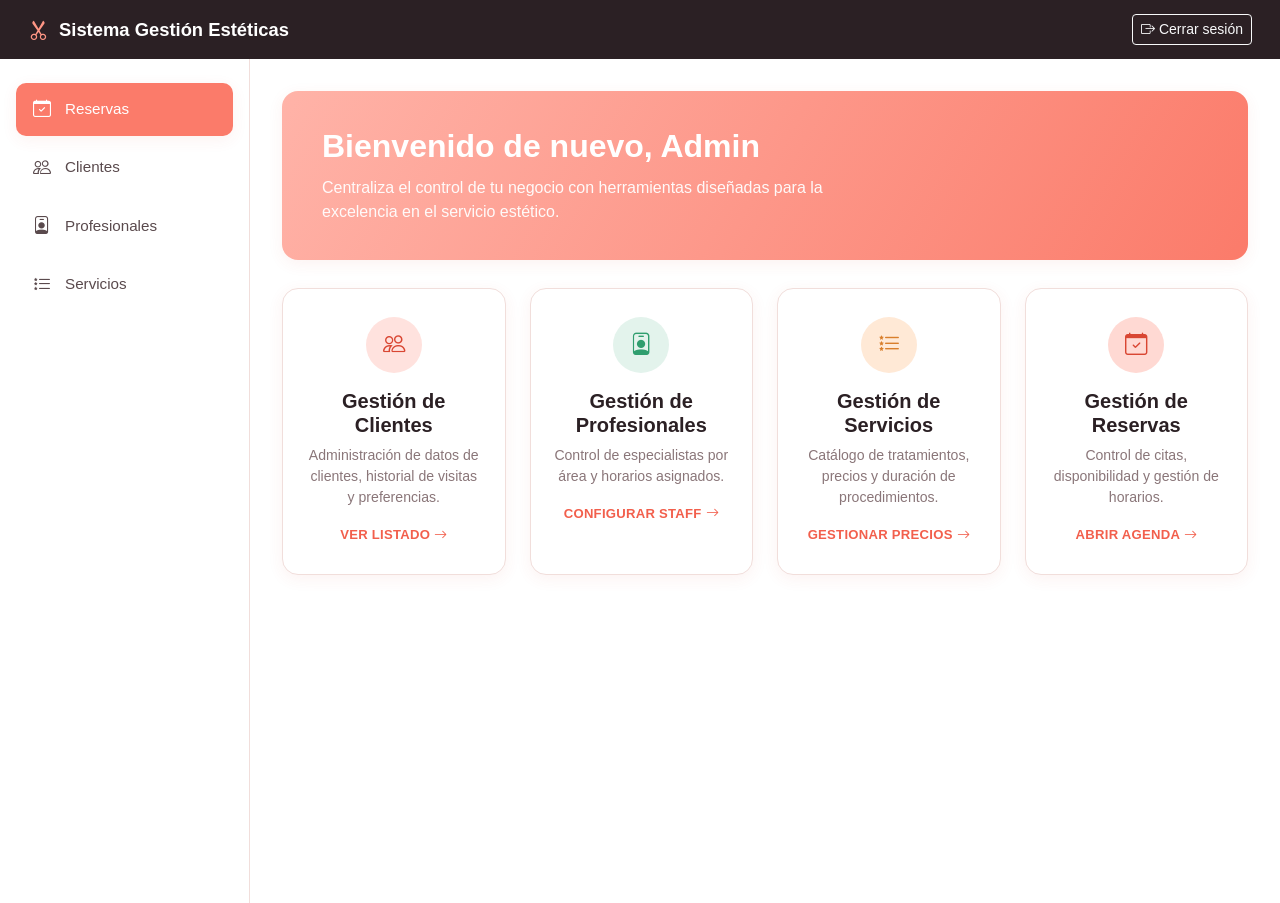
<file: src/main/resources/static/index.html>
<!doctype html>
<html lang="es">
  <head>
    <meta charset="UTF-8" />
    <meta name="viewport" content="width=device-width, initial-scale=1.0" />
    <title>Sistema de Gestión para Estéticas</title>
    <link
      href="https://cdn.jsdelivr.net/npm/bootstrap@5.3.0/dist/css/bootstrap.min.css"
      rel="stylesheet"
    />
    <link
      href="https://cdn.jsdelivr.net/npm/bootstrap-icons@1.10.5/font/bootstrap-icons.css"
      rel="stylesheet"
    />
    <link rel="stylesheet" href="css/estilos.css" />
  </head>
  <body>
    <!-- Topbar -->
    <nav class="topbar">
      <a class="topbar-brand" href="index.html">
        <i class="bi bi-scissors"></i> Sistema Gestión Estéticas
      </a>
      <button
        onclick="cerrarSesion()"
        class="btn btn-sm btn-outline-light ms-auto"
      >
        <i class="bi bi-box-arrow-right"></i> Cerrar sesión
      </button>
    </nav>

    <div class="app-layout">
      <!-- Sidebar -->
      <aside class="sidebar">
        <a href="reservas.html" class="sidebar-link activo">
          <i class="bi bi-calendar-check"></i> Reservas
        </a>
        <a href="clientes.html" class="sidebar-link">
          <i class="bi bi-people"></i> Clientes
        </a>
        <a href="profesionales.html" class="sidebar-link">
          <i class="bi bi-person-badge"></i> Profesionales
        </a>
        <a href="servicios.html" class="sidebar-link">
          <i class="bi bi-list-stars"></i> Servicios
        </a>
      </aside>

      <!-- Contenido principal -->
      <main class="main-content">
        <div class="hero-bienvenida">
          <h2>Bienvenido de nuevo, Admin</h2>
          <p>
            Centraliza el control de tu negocio con herramientas diseñadas para
            la excelencia en el servicio estético.
          </p>
        </div>

        <div class="row g-4">
          <div class="col-md-6 col-lg-3">
            <a href="clientes.html" class="card-modulo d-block">
              <div class="card-modulo-icono icono-clientes">
                <i class="bi bi-people"></i>
              </div>
              <h5>Gestión de Clientes</h5>
              <p>
                Administración de datos de clientes, historial de visitas y
                preferencias.
              </p>
              <span class="enlace-accion"
                >Ver listado <i class="bi bi-arrow-right"></i
              ></span>
            </a>
          </div>

          <div class="col-md-6 col-lg-3">
            <a href="profesionales.html" class="card-modulo d-block">
              <div class="card-modulo-icono icono-profesionales">
                <i class="bi bi-person-badge"></i>
              </div>
              <h5>Gestión de Profesionales</h5>
              <p>Control de especialistas por área y horarios asignados.</p>
              <span class="enlace-accion"
                >Configurar staff <i class="bi bi-arrow-right"></i
              ></span>
            </a>
          </div>

          <div class="col-md-6 col-lg-3">
            <a href="servicios.html" class="card-modulo d-block">
              <div class="card-modulo-icono icono-servicios">
                <i class="bi bi-list-stars"></i>
              </div>
              <h5>Gestión de Servicios</h5>
              <p>
                Catálogo de tratamientos, precios y duración de procedimientos.
              </p>
              <span class="enlace-accion"
                >Gestionar precios <i class="bi bi-arrow-right"></i
              ></span>
            </a>
          </div>

          <div class="col-md-6 col-lg-3">
            <a href="reservas.html" class="card-modulo d-block">
              <div class="card-modulo-icono icono-reservas">
                <i class="bi bi-calendar-check"></i>
              </div>
              <h5>Gestión de Reservas</h5>
              <p>Control de citas, disponibilidad y gestión de horarios.</p>
              <span class="enlace-accion"
                >Abrir agenda <i class="bi bi-arrow-right"></i
              ></span>
            </a>
          </div>
        </div>
      </main>
    </div>

    <script src="https://cdn.jsdelivr.net/npm/bootstrap@5.3.0/dist/js/bootstrap.bundle.min.js"></script>
    <script>
      async function cerrarSesion() {
        // Obtener el token CSRF de la cookie
        const csrfToken = document.cookie
          .split("; ")
          .find((r) => r.startsWith("XSRF-TOKEN="))
          ?.split("=")[1];
        await fetch("/logout", {
          method: "POST",
          headers: { "X-XSRF-TOKEN": csrfToken ?? "" },
        });
        window.location.href = "/login?logout=true";
      }
    </script>
  </body>
</html>
</file>
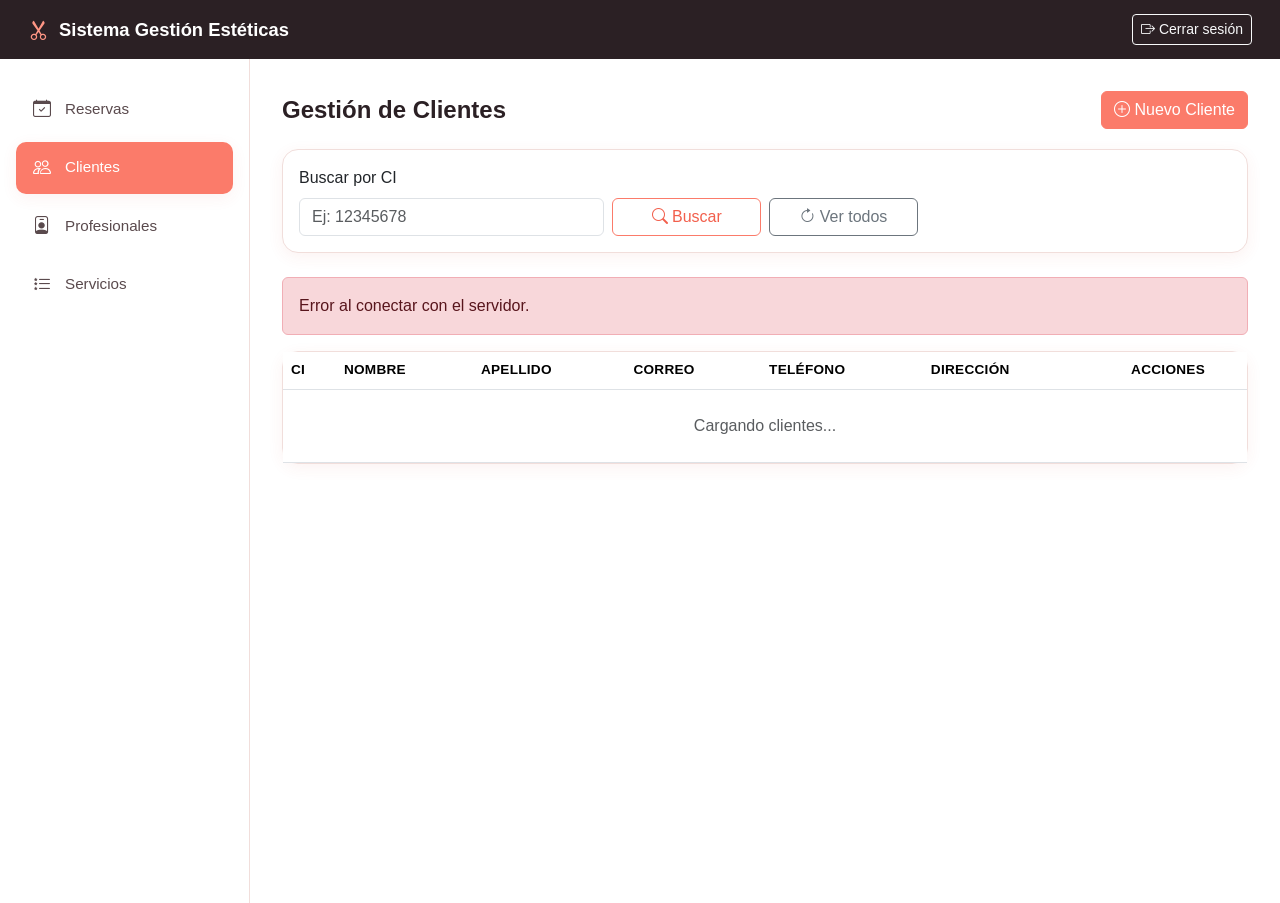
<file: src/main/resources/static/clientes.html>
<!doctype html>
<html lang="es">
  <head>
    <meta charset="UTF-8" />
    <meta name="viewport" content="width=device-width, initial-scale=1.0" />
    <title>Clientes — Sistema Gestión Estéticas</title>
    <link
      href="https://cdn.jsdelivr.net/npm/bootstrap@5.3.0/dist/css/bootstrap.min.css"
      rel="stylesheet"
    />
    <link
      href="https://cdn.jsdelivr.net/npm/bootstrap-icons@1.10.5/font/bootstrap-icons.css"
      rel="stylesheet"
    />
    <link rel="stylesheet" href="css/estilos.css" />
  </head>
  <body>
    <!-- Topbar -->
    <nav class="topbar">
      <a class="topbar-brand" href="index.html">
        <i class="bi bi-scissors"></i> Sistema Gestión Estéticas
      </a>
      <button
        onclick="cerrarSesion()"
        class="btn btn-sm btn-outline-light ms-auto"
      >
        <i class="bi bi-box-arrow-right"></i> Cerrar sesión
      </button>
    </nav>

    <div class="app-layout">
      <!-- Sidebar -->
      <aside class="sidebar">
        <a href="reservas.html" class="sidebar-link">
          <i class="bi bi-calendar-check"></i> Reservas
        </a>
        <a href="clientes.html" class="sidebar-link activo">
          <i class="bi bi-people"></i> Clientes
        </a>
        <a href="profesionales.html" class="sidebar-link">
          <i class="bi bi-person-badge"></i> Profesionales
        </a>
        <a href="servicios.html" class="sidebar-link">
          <i class="bi bi-list-stars"></i> Servicios
        </a>
      </aside>

      <!-- Contenido principal -->
      <main class="main-content">
        <!-- Encabezado + botón nuevo -->
        <div class="seccion-header">
          <h4>Gestión de Clientes</h4>
          <button class="btn btn-coral" onclick="abrirModalNuevo()">
            <i class="bi bi-plus-circle"></i> Nuevo Cliente
          </button>
        </div>

        <!-- Búsqueda por CI -->
        <div class="card mb-4 shadow-sm">
          <div class="card-body">
            <div class="row g-2 align-items-end">
              <div class="col-md-4">
                <label class="form-label">Buscar por CI</label>
                <input
                  type="number"
                  id="inputBuscarCI"
                  class="form-control"
                  placeholder="Ej: 12345678"
                />
              </div>
              <div class="col-md-2">
                <button
                  class="btn btn-outline-coral w-100"
                  onclick="buscarPorCI()"
                >
                  <i class="bi bi-search"></i> Buscar
                </button>
              </div>
              <div class="col-md-2">
                <button
                  class="btn btn-outline-secondary w-100"
                  onclick="cargarTodos()"
                >
                  <i class="bi bi-arrow-clockwise"></i> Ver todos
                </button>
              </div>
            </div>
          </div>
        </div>

        <!-- Alerta de mensajes -->
        <div id="alerta" class="alert d-none"></div>

        <!-- Tabla de clientes -->
        <div class="card shadow-sm">
          <div class="card-body p-0">
            <table class="table table-hover mb-0">
              <thead>
                <tr>
                  <th>CI</th>
                  <th>Nombre</th>
                  <th>Apellido</th>
                  <th>Correo</th>
                  <th>Teléfono</th>
                  <th>Dirección</th>
                  <th class="text-center">Acciones</th>
                </tr>
              </thead>
              <tbody id="tablaClientes">
                <tr>
                  <td colspan="7" class="text-center text-muted py-4">
                    Cargando clientes...
                  </td>
                </tr>
              </tbody>
            </table>
          </div>
        </div>
      </main>
    </div>

    <!-- Modal crear/editar cliente -->
    <div class="modal fade" id="modalCliente" tabindex="-1">
      <div class="modal-dialog">
        <div class="modal-content">
          <div class="modal-header bg-dark text-white">
            <h5 class="modal-title" id="modalTitulo">Nuevo Cliente</h5>
            <button
              type="button"
              class="btn-close btn-close-white"
              data-bs-dismiss="modal"
            ></button>
          </div>
          <div class="modal-body">
            <input type="hidden" id="clienteCI" />
            <div class="mb-3">
              <label class="form-label"
                >CI <span class="text-danger">*</span></label
              >
              <input
                type="number"
                id="inputCI"
                class="form-control"
                placeholder="Cédula de identidad"
              />
            </div>
            <div class="row g-2">
              <div class="col-md-6 mb-3">
                <label class="form-label"
                  >Nombre <span class="text-danger">*</span></label
                >
                <input
                  type="text"
                  id="inputNombre"
                  class="form-control"
                  placeholder="Nombre"
                />
              </div>
              <div class="col-md-6 mb-3">
                <label class="form-label"
                  >Apellido <span class="text-danger">*</span></label
                >
                <input
                  type="text"
                  id="inputApellido"
                  class="form-control"
                  placeholder="Apellido"
                />
              </div>
            </div>
            <div class="mb-3">
              <label class="form-label">Correo</label>
              <input
                type="email"
                id="inputCorreo"
                class="form-control"
                placeholder="correo@ejemplo.com"
              />
            </div>
            <div class="row g-2">
              <div class="col-md-6 mb-3">
                <label class="form-label">Teléfono</label>
                <input
                  type="text"
                  id="inputTelefono"
                  class="form-control"
                  placeholder="0981123456"
                />
              </div>
              <div class="col-md-6 mb-3">
                <label class="form-label">Dirección</label>
                <input
                  type="text"
                  id="inputDireccion"
                  class="form-control"
                  placeholder="Dirección"
                />
              </div>
            </div>
          </div>
          <div class="modal-footer">
            <button
              type="button"
              class="btn btn-secondary"
              data-bs-dismiss="modal"
            >
              Cancelar
            </button>
            <button
              type="button"
              class="btn btn-coral"
              onclick="guardarCliente()"
            >
              <i class="bi bi-save"></i> Guardar
            </button>
          </div>
        </div>
      </div>
    </div>

    <!-- Modal confirmar eliminación -->
    <div class="modal fade" id="modalEliminar" tabindex="-1">
      <div class="modal-dialog modal-sm">
        <div class="modal-content">
          <div class="modal-header bg-danger text-white">
            <h5 class="modal-title">Confirmar eliminación</h5>
            <button
              type="button"
              class="btn-close btn-close-white"
              data-bs-dismiss="modal"
            ></button>
          </div>
          <div class="modal-body">
            <p>¿Estás seguro que deseas eliminar este cliente?</p>
            <p class="text-muted small">Esta acción no se puede deshacer.</p>
          </div>
          <div class="modal-footer">
            <button
              type="button"
              class="btn btn-secondary btn-sm"
              data-bs-dismiss="modal"
            >
              Cancelar
            </button>
            <button
              type="button"
              class="btn btn-danger btn-sm"
              onclick="confirmarEliminar()"
            >
              <i class="bi bi-trash"></i> Eliminar
            </button>
          </div>
        </div>
      </div>
    </div>

    <script src="https://cdn.jsdelivr.net/npm/bootstrap@5.3.0/dist/js/bootstrap.bundle.min.js"></script>
    <script src="js/clientes.js"></script>
    <script>
      async function cerrarSesion() {
        // Obtener el token CSRF de la cookie
        const csrfToken = document.cookie
          .split("; ")
          .find((r) => r.startsWith("XSRF-TOKEN="))
          ?.split("=")[1];
        await fetch("/logout", {
          method: "POST",
          headers: { "X-XSRF-TOKEN": csrfToken ?? "" },
        });
        window.location.href = "/login?logout=true";
      }
    </script>
  </body>
</html>
</file>
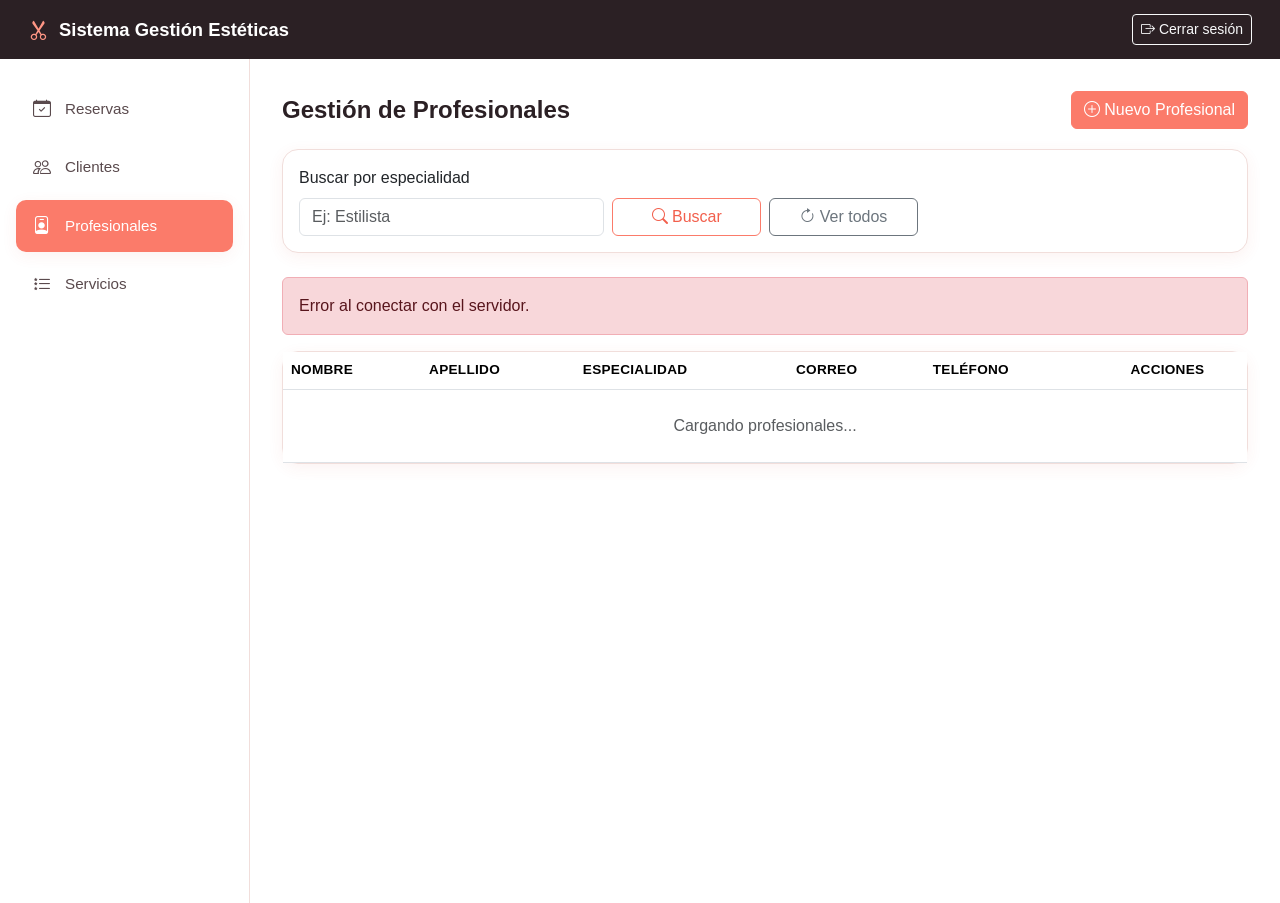
<file: src/main/resources/static/profesionales.html>
<!doctype html>
<html lang="es">
  <head>
    <meta charset="UTF-8" />
    <meta name="viewport" content="width=device-width, initial-scale=1.0" />
    <title>Profesionales — Sistema Gestión Estéticas</title>
    <link
      href="https://cdn.jsdelivr.net/npm/bootstrap@5.3.0/dist/css/bootstrap.min.css"
      rel="stylesheet"
    />
    <link
      href="https://cdn.jsdelivr.net/npm/bootstrap-icons@1.10.5/font/bootstrap-icons.css"
      rel="stylesheet"
    />
    <link rel="stylesheet" href="css/estilos.css" />
  </head>
  <body>
    <!-- Topbar -->
    <nav class="topbar">
      <a class="topbar-brand" href="index.html">
        <i class="bi bi-scissors"></i> Sistema Gestión Estéticas
      </a>
      <button
        onclick="cerrarSesion()"
        class="btn btn-sm btn-outline-light ms-auto"
      >
        <i class="bi bi-box-arrow-right"></i> Cerrar sesión
      </button>
    </nav>

    <div class="app-layout">
      <!-- Sidebar -->
      <aside class="sidebar">
        <a href="reservas.html" class="sidebar-link">
          <i class="bi bi-calendar-check"></i> Reservas
        </a>
        <a href="clientes.html" class="sidebar-link">
          <i class="bi bi-people"></i> Clientes
        </a>
        <a href="profesionales.html" class="sidebar-link activo">
          <i class="bi bi-person-badge"></i> Profesionales
        </a>
        <a href="servicios.html" class="sidebar-link">
          <i class="bi bi-list-stars"></i> Servicios
        </a>
      </aside>

      <!-- Contenido principal -->
      <main class="main-content">
        <div class="seccion-header">
          <h4>Gestión de Profesionales</h4>
          <button class="btn btn-coral" onclick="abrirModalNuevo()">
            <i class="bi bi-plus-circle"></i> Nuevo Profesional
          </button>
        </div>

        <!-- Búsqueda por especialidad -->
        <div class="card mb-4 shadow-sm">
          <div class="card-body">
            <div class="row g-2 align-items-end">
              <div class="col-md-4">
                <label class="form-label">Buscar por especialidad</label>
                <input
                  type="text"
                  id="inputBuscarEspecialidad"
                  class="form-control"
                  placeholder="Ej: Estilista"
                />
              </div>
              <div class="col-md-2">
                <button
                  class="btn btn-outline-coral w-100"
                  onclick="buscarPorEspecialidad()"
                >
                  <i class="bi bi-search"></i> Buscar
                </button>
              </div>
              <div class="col-md-2">
                <button
                  class="btn btn-outline-secondary w-100"
                  onclick="cargarTodos()"
                >
                  <i class="bi bi-arrow-clockwise"></i> Ver todos
                </button>
              </div>
            </div>
          </div>
        </div>

        <div id="alerta" class="alert d-none"></div>

        <div class="card shadow-sm">
          <div class="card-body p-0">
            <table class="table table-hover mb-0">
              <thead>
                <tr>
                  <th>Nombre</th>
                  <th>Apellido</th>
                  <th>Especialidad</th>
                  <th>Correo</th>
                  <th>Teléfono</th>
                  <th class="text-center">Acciones</th>
                </tr>
              </thead>
              <tbody id="tablaProfesionales">
                <tr>
                  <td colspan="6" class="text-center text-muted py-4">
                    Cargando profesionales...
                  </td>
                </tr>
              </tbody>
            </table>
          </div>
        </div>
      </main>
    </div>

    <!-- Modal crear/editar -->
    <div class="modal fade" id="modalProfesional" tabindex="-1">
      <div class="modal-dialog">
        <div class="modal-content">
          <div class="modal-header bg-dark text-white">
            <h5 class="modal-title" id="modalTitulo">Nuevo Profesional</h5>
            <button
              type="button"
              class="btn-close btn-close-white"
              data-bs-dismiss="modal"
            ></button>
          </div>
          <div class="modal-body">
            <input type="hidden" id="profesionalId" />
            <div class="row g-2">
              <div class="col-md-6 mb-3">
                <label class="form-label"
                  >Nombre <span class="text-danger">*</span></label
                >
                <input
                  type="text"
                  id="inputNombre"
                  class="form-control"
                  placeholder="Nombre"
                />
              </div>
              <div class="col-md-6 mb-3">
                <label class="form-label"
                  >Apellido <span class="text-danger">*</span></label
                >
                <input
                  type="text"
                  id="inputApellido"
                  class="form-control"
                  placeholder="Apellido"
                />
              </div>
            </div>
            <div class="mb-3">
              <label class="form-label"
                >Especialidad <span class="text-danger">*</span></label
              >
              <select id="inputEspecialidad" class="form-select">
                <option value="">Seleccionar especialidad...</option>
                <option>Barbero</option>
                <option>Estilista</option>
                <option>Manicurista</option>
                <option>Maquillador/a</option>
                <option>Esteticista</option>
                <option>Masajista</option>
              </select>
            </div>
            <div class="mb-3">
              <label class="form-label">Correo</label>
              <input
                type="email"
                id="inputCorreo"
                class="form-control"
                placeholder="correo@ejemplo.com"
              />
            </div>
            <div class="mb-3">
              <label class="form-label">Teléfono</label>
              <input
                type="text"
                id="inputTelefono"
                class="form-control"
                placeholder="0981123456"
              />
            </div>
          </div>
          <div class="modal-footer">
            <button
              type="button"
              class="btn btn-secondary"
              data-bs-dismiss="modal"
            >
              Cancelar
            </button>
            <button
              type="button"
              class="btn btn-coral"
              onclick="guardarProfesional()"
            >
              <i class="bi bi-save"></i> Guardar
            </button>
          </div>
        </div>
      </div>
    </div>

    <!-- Modal confirmar eliminación -->
    <div class="modal fade" id="modalEliminar" tabindex="-1">
      <div class="modal-dialog modal-sm">
        <div class="modal-content">
          <div class="modal-header bg-danger text-white">
            <h5 class="modal-title">Confirmar eliminación</h5>
            <button
              type="button"
              class="btn-close btn-close-white"
              data-bs-dismiss="modal"
            ></button>
          </div>
          <div class="modal-body">
            <p>¿Estás seguro que deseas eliminar este profesional?</p>
            <p class="text-muted small">Esta acción no se puede deshacer.</p>
          </div>
          <div class="modal-footer">
            <button
              type="button"
              class="btn btn-secondary btn-sm"
              data-bs-dismiss="modal"
            >
              Cancelar
            </button>
            <button
              type="button"
              class="btn btn-danger btn-sm"
              onclick="confirmarEliminar()"
            >
              <i class="bi bi-trash"></i> Eliminar
            </button>
          </div>
        </div>
      </div>
    </div>

    <script src="https://cdn.jsdelivr.net/npm/bootstrap@5.3.0/dist/js/bootstrap.bundle.min.js"></script>
    <script src="js/profesionales.js"></script>
    <script>
      async function cerrarSesion() {
        // Obtener el token CSRF de la cookie
        const csrfToken = document.cookie
          .split("; ")
          .find((r) => r.startsWith("XSRF-TOKEN="))
          ?.split("=")[1];
        await fetch("/logout", {
          method: "POST",
          headers: { "X-XSRF-TOKEN": csrfToken ?? "" },
        });
        window.location.href = "/login?logout=true";
      }
    </script>
  </body>
</html>
</file>
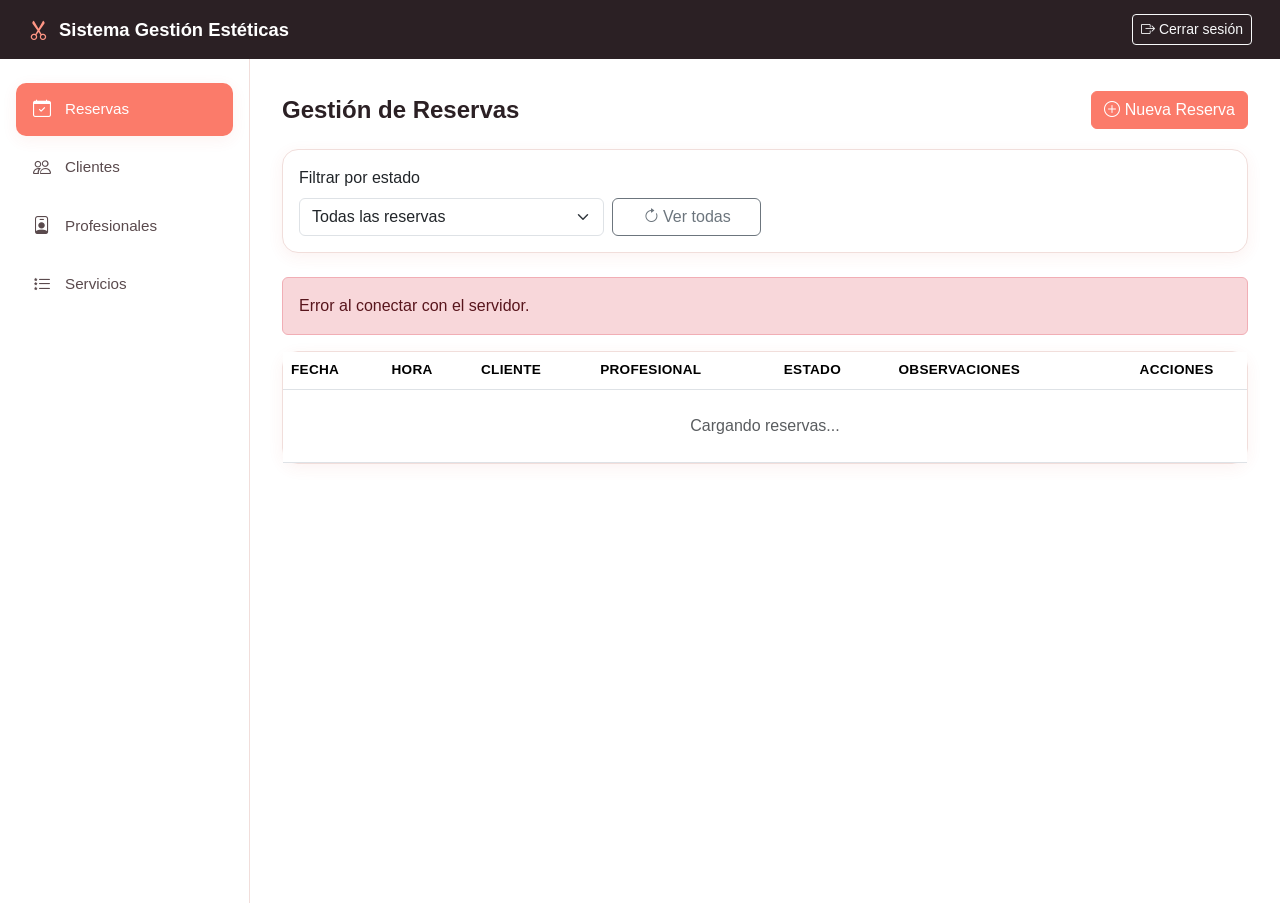
<file: src/main/resources/static/reservas.html>
<!doctype html>
<html lang="es">
  <head>
    <meta charset="UTF-8" />
    <meta name="viewport" content="width=device-width, initial-scale=1.0" />
    <title>Reservas — Sistema Gestión Estéticas</title>
    <link
      href="https://cdn.jsdelivr.net/npm/bootstrap@5.3.0/dist/css/bootstrap.min.css"
      rel="stylesheet"
    />
    <link
      href="https://cdn.jsdelivr.net/npm/bootstrap-icons@1.10.5/font/bootstrap-icons.css"
      rel="stylesheet"
    />
    <link rel="stylesheet" href="css/estilos.css" />
  </head>
  <body>
    <!-- Topbar -->
    <nav class="topbar">
      <a class="topbar-brand" href="index.html">
        <i class="bi bi-scissors"></i> Sistema Gestión Estéticas
      </a>
      <button
        onclick="cerrarSesion()"
        class="btn btn-sm btn-outline-light ms-auto"
      >
        <i class="bi bi-box-arrow-right"></i> Cerrar sesión
      </button>
    </nav>

    <div class="app-layout">
      <!-- Sidebar -->
      <aside class="sidebar">
        <a href="reservas.html" class="sidebar-link activo">
          <i class="bi bi-calendar-check"></i> Reservas
        </a>
        <a href="clientes.html" class="sidebar-link">
          <i class="bi bi-people"></i> Clientes
        </a>
        <a href="profesionales.html" class="sidebar-link">
          <i class="bi bi-person-badge"></i> Profesionales
        </a>
        <a href="servicios.html" class="sidebar-link">
          <i class="bi bi-list-stars"></i> Servicios
        </a>
      </aside>

      <!-- Contenido principal -->
      <main class="main-content">
        <div class="seccion-header">
          <h4>Gestión de Reservas</h4>
          <button class="btn btn-coral" onclick="abrirModalNuevo()">
            <i class="bi bi-plus-circle"></i> Nueva Reserva
          </button>
        </div>

        <!-- Filtro por estado -->
        <div class="card mb-4 shadow-sm">
          <div class="card-body">
            <div class="row g-2 align-items-end">
              <div class="col-md-4">
                <label class="form-label">Filtrar por estado</label>
                <select
                  id="selectFiltroEstado"
                  class="form-select"
                  onchange="filtrarPorEstado()"
                >
                  <option value="">Todas las reservas</option>
                  <option value="PENDIENTE">Pendiente</option>
                  <option value="CONFIRMADA">Confirmada</option>
                  <option value="COMPLETADA">Completada</option>
                  <option value="CANCELADA">Cancelada</option>
                </select>
              </div>
              <div class="col-md-2">
                <button
                  class="btn btn-outline-secondary w-100"
                  onclick="cargarTodos()"
                >
                  <i class="bi bi-arrow-clockwise"></i> Ver todas
                </button>
              </div>
            </div>
          </div>
        </div>

        <div id="alerta" class="alert d-none"></div>

        <!-- Tabla -->
        <div class="card shadow-sm">
          <div class="card-body p-0">
            <table class="table table-hover mb-0">
              <thead>
                <tr>
                  <th>Fecha</th>
                  <th>Hora</th>
                  <th>Cliente</th>
                  <th>Profesional</th>
                  <th>Estado</th>
                  <th>Observaciones</th>
                  <th class="text-center">Acciones</th>
                </tr>
              </thead>
              <tbody id="tablaReservas">
                <tr>
                  <td colspan="7" class="text-center text-muted py-4">
                    Cargando reservas...
                  </td>
                </tr>
              </tbody>
            </table>
          </div>
        </div>
      </main>
    </div>

    <!-- Modal crear/editar -->
    <div class="modal fade" id="modalReserva" tabindex="-1">
      <div class="modal-dialog modal-lg">
        <div class="modal-content">
          <div class="modal-header bg-dark text-white">
            <h5 class="modal-title" id="modalTitulo">Nueva Reserva</h5>
            <button
              type="button"
              class="btn-close btn-close-white"
              data-bs-dismiss="modal"
            ></button>
          </div>
          <div class="modal-body">
            <input type="hidden" id="reservaId" />
            <div class="row g-2">
              <div class="col-md-6 mb-3">
                <label class="form-label"
                  >Fecha <span class="text-danger">*</span></label
                >
                <input type="date" id="inputFecha" class="form-control" />
              </div>
              <div class="col-md-6 mb-3">
                <label class="form-label"
                  >Hora <span class="text-danger">*</span></label
                >
                <input type="time" id="inputHora" class="form-control" />
              </div>
            </div>
            <div class="mb-3">
              <label class="form-label"
                >Cliente <span class="text-danger">*</span></label
              >
              <select id="inputCliente" class="form-select">
                <option value="">Seleccionar cliente...</option>
              </select>
            </div>
            <div class="mb-3">
              <label class="form-label"
                >Profesional <span class="text-danger">*</span></label
              >
              <select id="inputProfesional" class="form-select">
                <option value="">Seleccionar profesional...</option>
              </select>
            </div>
            <div class="mb-3">
              <label class="form-label"
                >Servicios <span class="text-danger">*</span></label
              >
              <select
                id="inputServicios"
                class="form-select"
                multiple
                size="4"
              ></select>
              <div class="form-text">
                Mantén Ctrl presionado para seleccionar varios servicios.
              </div>
            </div>
            <div class="mb-3">
              <label class="form-label">Observaciones</label>
              <textarea
                id="inputObservaciones"
                class="form-control"
                rows="2"
                placeholder="Notas adicionales sobre la reserva..."
              ></textarea>
            </div>
          </div>
          <div class="modal-footer">
            <button
              type="button"
              class="btn btn-secondary"
              data-bs-dismiss="modal"
            >
              Cancelar
            </button>
            <button
              type="button"
              class="btn btn-coral"
              onclick="guardarReserva()"
            >
              <i class="bi bi-save"></i> Guardar
            </button>
          </div>
        </div>
      </div>
    </div>

    <!-- Modal confirmar eliminación -->
    <div class="modal fade" id="modalEliminar" tabindex="-1">
      <div class="modal-dialog modal-sm">
        <div class="modal-content">
          <div class="modal-header bg-danger text-white">
            <h5 class="modal-title">Confirmar eliminación</h5>
            <button
              type="button"
              class="btn-close btn-close-white"
              data-bs-dismiss="modal"
            ></button>
          </div>
          <div class="modal-body">
            <p>¿Estás seguro que deseas eliminar esta reserva?</p>
            <p class="text-muted small">Esta acción no se puede deshacer.</p>
          </div>
          <div class="modal-footer">
            <button
              type="button"
              class="btn btn-secondary btn-sm"
              data-bs-dismiss="modal"
            >
              Cancelar
            </button>
            <button
              type="button"
              class="btn btn-danger btn-sm"
              onclick="confirmarEliminar()"
            >
              <i class="bi bi-trash"></i> Eliminar
            </button>
          </div>
        </div>
      </div>
    </div>

    <script src="https://cdn.jsdelivr.net/npm/bootstrap@5.3.0/dist/js/bootstrap.bundle.min.js"></script>
    <script src="js/reservas.js"></script>
    <script>
      async function cerrarSesion() {
        // Obtener el token CSRF de la cookie
        const csrfToken = document.cookie
          .split("; ")
          .find((r) => r.startsWith("XSRF-TOKEN="))
          ?.split("=")[1];
        await fetch("/logout", {
          method: "POST",
          headers: { "X-XSRF-TOKEN": csrfToken ?? "" },
        });
        window.location.href = "/login?logout=true";
      }
    </script>
  </body>
</html>
</file>
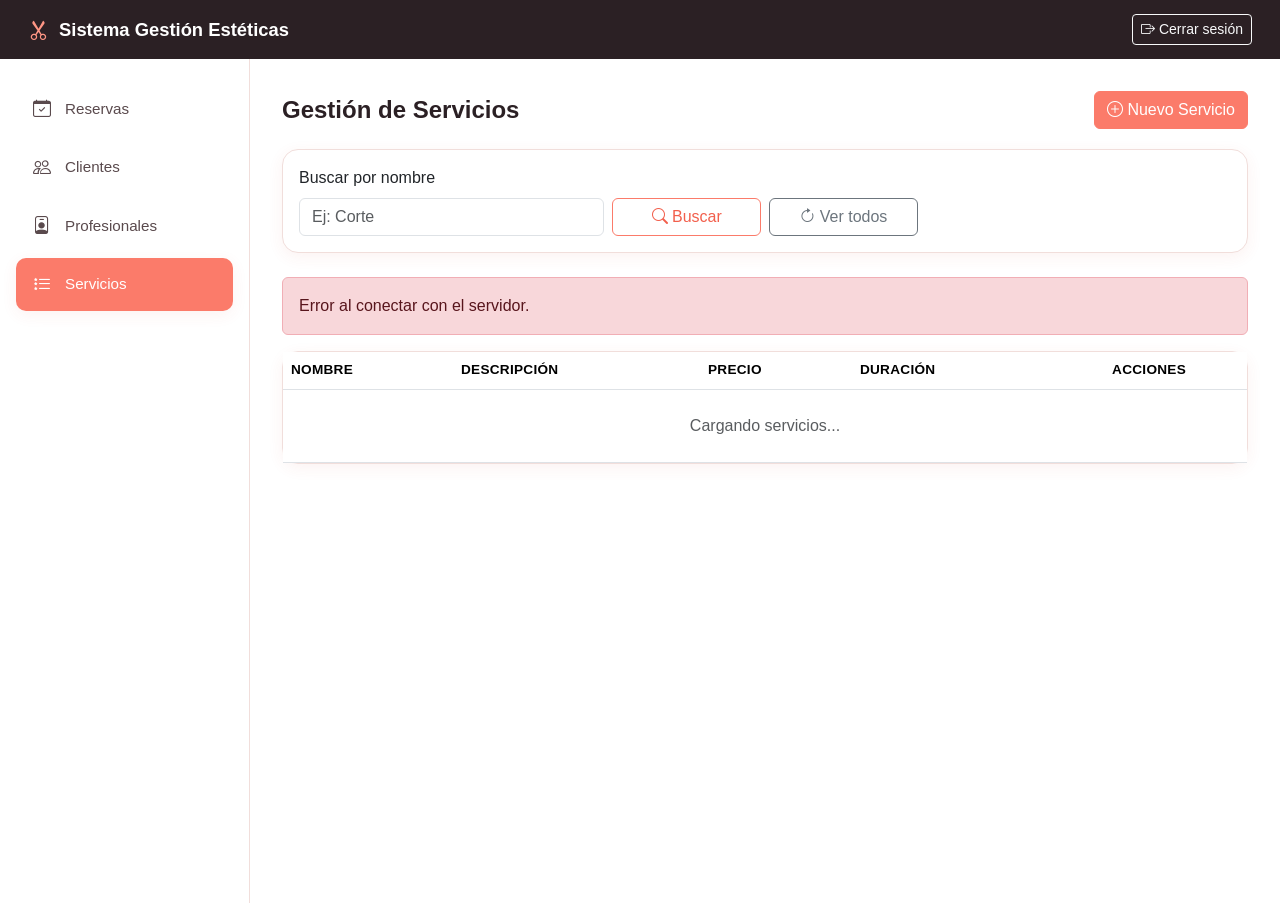
<file: src/main/resources/static/servicios.html>
<!doctype html>
<html lang="es">
  <head>
    <meta charset="UTF-8" />
    <meta name="viewport" content="width=device-width, initial-scale=1.0" />
    <title>Servicios — Sistema Gestión Estéticas</title>
    <link
      href="https://cdn.jsdelivr.net/npm/bootstrap@5.3.0/dist/css/bootstrap.min.css"
      rel="stylesheet"
    />
    <link
      href="https://cdn.jsdelivr.net/npm/bootstrap-icons@1.10.5/font/bootstrap-icons.css"
      rel="stylesheet"
    />
    <link rel="stylesheet" href="css/estilos.css" />
  </head>
  <body>
    <!-- Topbar -->
    <nav class="topbar">
      <a class="topbar-brand" href="index.html">
        <i class="bi bi-scissors"></i> Sistema Gestión Estéticas
      </a>
      <button
        onclick="cerrarSesion()"
        class="btn btn-sm btn-outline-light ms-auto"
      >
        <i class="bi bi-box-arrow-right"></i> Cerrar sesión
      </button>
    </nav>

    <div class="app-layout">
      <!-- Sidebar -->
      <aside class="sidebar">
        <a href="reservas.html" class="sidebar-link">
          <i class="bi bi-calendar-check"></i> Reservas
        </a>
        <a href="clientes.html" class="sidebar-link">
          <i class="bi bi-people"></i> Clientes
        </a>
        <a href="profesionales.html" class="sidebar-link">
          <i class="bi bi-person-badge"></i> Profesionales
        </a>
        <a href="servicios.html" class="sidebar-link activo">
          <i class="bi bi-list-stars"></i> Servicios
        </a>
      </aside>

      <!-- Contenido principal -->
      <main class="main-content">
        <div class="seccion-header">
          <h4>Gestión de Servicios</h4>
          <button class="btn btn-coral" onclick="abrirModalNuevo()">
            <i class="bi bi-plus-circle"></i> Nuevo Servicio
          </button>
        </div>

        <!-- Búsqueda por nombre -->
        <div class="card mb-4 shadow-sm">
          <div class="card-body">
            <div class="row g-2 align-items-end">
              <div class="col-md-4">
                <label class="form-label">Buscar por nombre</label>
                <input
                  type="text"
                  id="inputBuscarNombre"
                  class="form-control"
                  placeholder="Ej: Corte"
                />
              </div>
              <div class="col-md-2">
                <button
                  class="btn btn-outline-coral w-100"
                  onclick="buscarPorNombre()"
                >
                  <i class="bi bi-search"></i> Buscar
                </button>
              </div>
              <div class="col-md-2">
                <button
                  class="btn btn-outline-secondary w-100"
                  onclick="cargarTodos()"
                >
                  <i class="bi bi-arrow-clockwise"></i> Ver todos
                </button>
              </div>
            </div>
          </div>
        </div>

        <div id="alerta" class="alert d-none"></div>

        <div class="card shadow-sm">
          <div class="card-body p-0">
            <table class="table table-hover mb-0">
              <thead>
                <tr>
                  <th>Nombre</th>
                  <th>Descripción</th>
                  <th>Precio</th>
                  <th>Duración</th>
                  <th class="text-center">Acciones</th>
                </tr>
              </thead>
              <tbody id="tablaServicios">
                <tr>
                  <td colspan="5" class="text-center text-muted py-4">
                    Cargando servicios...
                  </td>
                </tr>
              </tbody>
            </table>
          </div>
        </div>
      </main>
    </div>

    <!-- Modal crear/editar -->
    <div class="modal fade" id="modalServicio" tabindex="-1">
      <div class="modal-dialog">
        <div class="modal-content">
          <div class="modal-header bg-dark text-white">
            <h5 class="modal-title" id="modalTitulo">Nuevo Servicio</h5>
            <button
              type="button"
              class="btn-close btn-close-white"
              data-bs-dismiss="modal"
            ></button>
          </div>
          <div class="modal-body">
            <input type="hidden" id="servicioId" />
            <div class="mb-3">
              <label class="form-label"
                >Nombre <span class="text-danger">*</span></label
              >
              <input
                type="text"
                id="inputNombre"
                class="form-control"
                placeholder="Ej: Corte de cabello"
              />
            </div>
            <div class="mb-3">
              <label class="form-label">Descripción</label>
              <textarea
                id="inputDescripcion"
                class="form-control"
                rows="2"
                placeholder="Descripción opcional"
              ></textarea>
            </div>
            <div class="row g-2">
              <div class="col-md-6 mb-3">
                <label class="form-label"
                  >Precio (Gs.) <span class="text-danger">*</span></label
                >
                <input
                  type="number"
                  id="inputPrecio"
                  class="form-control"
                  placeholder="0"
                  min="0"
                />
              </div>
              <div class="col-md-6 mb-3">
                <label class="form-label">Duración (minutos)</label>
                <input
                  type="number"
                  id="inputDuracion"
                  class="form-control"
                  placeholder="Ej: 30"
                  min="1"
                />
              </div>
            </div>
          </div>
          <div class="modal-footer">
            <button
              type="button"
              class="btn btn-secondary"
              data-bs-dismiss="modal"
            >
              Cancelar
            </button>
            <button
              type="button"
              class="btn btn-coral"
              onclick="guardarServicio()"
            >
              <i class="bi bi-save"></i> Guardar
            </button>
          </div>
        </div>
      </div>
    </div>

    <!-- Modal confirmar eliminación -->
    <div class="modal fade" id="modalEliminar" tabindex="-1">
      <div class="modal-dialog modal-sm">
        <div class="modal-content">
          <div class="modal-header bg-danger text-white">
            <h5 class="modal-title">Confirmar eliminación</h5>
            <button
              type="button"
              class="btn-close btn-close-white"
              data-bs-dismiss="modal"
            ></button>
          </div>
          <div class="modal-body">
            <p>¿Estás seguro que deseas eliminar este servicio?</p>
            <p class="text-muted small">Esta acción no se puede deshacer.</p>
          </div>
          <div class="modal-footer">
            <button
              type="button"
              class="btn btn-secondary btn-sm"
              data-bs-dismiss="modal"
            >
              Cancelar
            </button>
            <button
              type="button"
              class="btn btn-danger btn-sm"
              onclick="confirmarEliminar()"
            >
              <i class="bi bi-trash"></i> Eliminar
            </button>
          </div>
        </div>
      </div>
    </div>

    <script src="https://cdn.jsdelivr.net/npm/bootstrap@5.3.0/dist/js/bootstrap.bundle.min.js"></script>
    <script src="js/servicios.js"></script>
    <script>
      async function cerrarSesion() {
        // Obtener el token CSRF de la cookie
        const csrfToken = document.cookie
          .split("; ")
          .find((r) => r.startsWith("XSRF-TOKEN="))
          ?.split("=")[1];
        await fetch("/logout", {
          method: "POST",
          headers: { "X-XSRF-TOKEN": csrfToken ?? "" },
        });
        window.location.href = "/login?logout=true";
      }
    </script>
  </body>
</html>
</file>
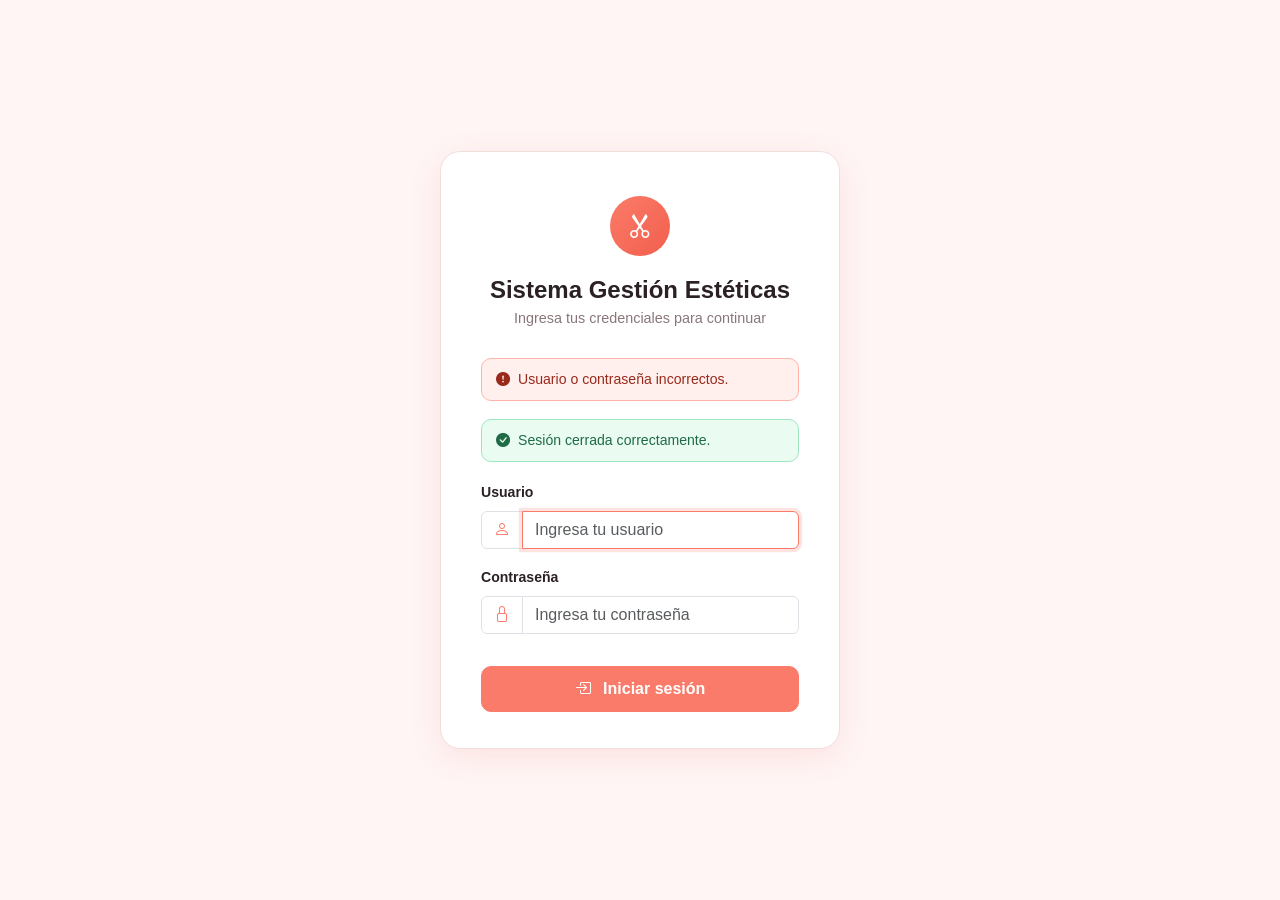
<file: src/main/resources/templates/login.html>
<!doctype html>
<html lang="es" xmlns:th="http://www.thymeleaf.org">
  <head>
    <meta charset="UTF-8" />
    <meta name="viewport" content="width=device-width, initial-scale=1.0" />
    <title>Iniciar sesión — Sistema Gestión Estéticas</title>
    <link
      href="https://cdn.jsdelivr.net/npm/bootstrap@5.3.8/dist/css/bootstrap.min.css"
      rel="stylesheet"
    />
    <link
      href="https://cdn.jsdelivr.net/npm/bootstrap-icons@1.10.5/font/bootstrap-icons.css"
      rel="stylesheet"
    />
    <style>
      :root {
        --coral-500: #fb7b6a;
        --coral-600: #f25f4c;
        --tinta-900: #2b2024;
        --rosa-50: #fff5f5;
        --borde: #f1dedb;
      }
      body {
        background-color: var(--rosa-50);
        font-family: "Segoe UI", sans-serif;
        min-height: 100vh;
        display: flex;
        align-items: center;
        justify-content: center;
      }
      .login-card {
        background: #fff;
        border: 1px solid var(--borde);
        border-radius: 20px;
        box-shadow: 0 8px 32px rgba(217, 70, 50, 0.1);
        padding: 44px 40px 36px;
        width: 100%;
        max-width: 400px;
      }
      .login-logo {
        width: 60px;
        height: 60px;
        background: linear-gradient(135deg, var(--coral-500), var(--coral-600));
        border-radius: 50%;
        display: flex;
        align-items: center;
        justify-content: center;
        margin: 0 auto 20px;
        font-size: 1.6rem;
        color: #fff;
      }
      .login-titulo {
        font-weight: 700;
        color: var(--tinta-900);
        text-align: center;
        margin-bottom: 4px;
      }
      .login-subtitulo {
        color: #8a7679;
        text-align: center;
        font-size: 0.9rem;
        margin-bottom: 28px;
      }
      .form-label {
        font-weight: 600;
        font-size: 0.88rem;
        color: var(--tinta-900);
      }
      .form-control:focus {
        border-color: var(--coral-500);
        box-shadow: 0 0 0 0.2rem rgba(251, 123, 106, 0.2);
      }
      .btn-login {
        background-color: var(--coral-500);
        border-color: var(--coral-500);
        color: #fff;
        font-weight: 600;
        padding: 10px;
        border-radius: 10px;
        width: 100%;
        margin-top: 8px;
      }
      .btn-login:hover {
        background-color: var(--coral-600);
        border-color: var(--coral-600);
        color: #fff;
      }
      .alerta-error {
        background: #fff0ee;
        border: 1px solid #ffb3a8;
        color: #99291a;
        border-radius: 10px;
        padding: 10px 14px;
        font-size: 0.88rem;
        margin-bottom: 18px;
        display: flex;
        align-items: center;
        gap: 8px;
      }
      .alerta-logout {
        background: #eafbf2;
        border: 1px solid #9de6c0;
        color: #1f6b46;
        border-radius: 10px;
        padding: 10px 14px;
        font-size: 0.88rem;
        margin-bottom: 18px;
        display: flex;
        align-items: center;
        gap: 8px;
      }
    </style>
  </head>
  <body>
    <div class="login-card">
      <div class="login-logo"><i class="bi bi-scissors"></i></div>
      <h4 class="login-titulo">Sistema Gestión Estéticas</h4>
      <p class="login-subtitulo">Ingresa tus credenciales para continuar</p>

      <div th:if="${param.error}" class="alerta-error">
        <i class="bi bi-exclamation-circle-fill"></i>
        Usuario o contraseña incorrectos.
      </div>
      <div th:if="${param.logout}" class="alerta-logout">
        <i class="bi bi-check-circle-fill"></i>
        Sesión cerrada correctamente.
      </div>

      <form th:action="@{/login}" method="post">
        <div class="mb-3">
          <label for="username" class="form-label">Usuario</label>
          <div class="input-group">
            <span class="input-group-text bg-white">
              <i class="bi bi-person" style="color: var(--coral-500)"></i>
            </span>
            <input
              type="text"
              id="username"
              name="username"
              class="form-control"
              placeholder="Ingresa tu usuario"
              autocomplete="username"
              required
              autofocus
            />
          </div>
        </div>
        <div class="mb-4">
          <label for="password" class="form-label">Contraseña</label>
          <div class="input-group">
            <span class="input-group-text bg-white">
              <i class="bi bi-lock" style="color: var(--coral-500)"></i>
            </span>
            <input
              type="password"
              id="password"
              name="password"
              class="form-control"
              placeholder="Ingresa tu contraseña"
              autocomplete="current-password"
              required
            />
          </div>
        </div>
        <button type="submit" class="btn btn-login">
          <i class="bi bi-box-arrow-in-right me-2"></i> Iniciar sesión
        </button>
      </form>
    </div>
    <script src="https://cdn.jsdelivr.net/npm/bootstrap@5.3.8/dist/js/bootstrap.bundle.min.js"></script>
  </body>
</html>
</file>
<file: src/main/resources/static/css/estilos.css>
/* ============================================
   Sistema Gestión Estéticas — Paleta rosa/coral
   ============================================ */

:root {
  --rosa-50: #fff5f5;
  --rosa-100: #ffe8e6;
  --coral-300: #ffb3a8;
  --coral-400: #ff9685;
  --coral-500: #fb7b6a;
  --coral-600: #f25f4c;
  --coral-700: #d94632;
  --tinta-900: #2b2024;
  --tinta-700: #5a4a4d;
  --tinta-500: #8a7679;
  --tinta-300: #c9bcbe;
  --borde: #f1dedb;
  --blanco: #ffffff;
  --sombra: 0 4px 16px rgba(217, 70, 50, 0.07);
  --sombra-hover: 0 8px 24px rgba(217, 70, 50, 0.12);
  --radio: 16px;
  --radio-sm: 10px;
}

* {
  box-sizing: border-box;
}

body {
  margin: 0;
  font-family: "Segoe UI", Tahoma, Geneva, Verdana, sans-serif;
}

/* ============================================
   Topbar
   ============================================ */
.topbar {
  background-color: var(--tinta-900);
  color: var(--blanco);
  padding: 14px 28px;
  display: flex;
  align-items: center;
  position: sticky;
  top: 0;
  z-index: 1030;
}

.topbar-brand {
  display: flex;
  align-items: center;
  gap: 10px;
  font-weight: 700;
  font-size: 1.15rem;
  color: var(--blanco);
  text-decoration: none;
}

.topbar-brand i {
  color: var(--coral-400);
  font-size: 1.3rem;
}

/* ============================================
   Layout: sidebar + contenido
   ============================================ */
.app-layout {
  display: flex;
  min-height: calc(100vh - 56px);
}

.sidebar {
  width: 250px;
  flex-shrink: 0;
  background-color: var(--blanco);
  border-right: 1px solid var(--borde);
  padding: 24px 16px;
  display: flex;
  flex-direction: column;
  gap: 6px;
}

.sidebar-link {
  display: flex;
  align-items: center;
  gap: 12px;
  padding: 12px 14px;
  border-radius: var(--radio-sm);
  color: var(--tinta-700);
  text-decoration: none;
  font-weight: 500;
  font-size: 0.95rem;
  transition:
    background-color 0.15s ease,
    color 0.15s ease;
  border: 1px solid transparent;
}

.sidebar-link i {
  font-size: 1.1rem;
  width: 22px;
  text-align: center;
}

.sidebar-link:hover {
  background-color: var(--rosa-100);
  color: var(--coral-700);
}

.sidebar-link.activo {
  background-color: var(--coral-500);
  color: var(--blanco);
  box-shadow: var(--sombra);
}

.sidebar-link.activo i {
  color: var(--blanco);
}

.main-content {
  flex: 1;
  padding: 32px;
  min-width: 0;
}

/* ============================================
   Hero de bienvenida (panel principal)
   ============================================ */
.hero-bienvenida {
  background: linear-gradient(120deg, var(--coral-300), var(--coral-500));
  border-radius: var(--radio);
  padding: 36px 40px;
  color: var(--blanco);
  margin-bottom: 28px;
  box-shadow: var(--sombra);
}

.hero-bienvenida h2 {
  font-weight: 700;
  margin-bottom: 10px;
}

.hero-bienvenida p {
  opacity: 0.95;
  max-width: 560px;
  margin-bottom: 0;
}

/* ============================================
   Tarjetas del panel principal
   ============================================ */
.card-modulo {
  background-color: var(--blanco);
  border: 1px solid var(--borde);
  border-radius: var(--radio);
  padding: 28px 22px;
  text-align: center;
  text-decoration: none;
  color: var(--tinta-900);
  transition:
    transform 0.18s ease,
    box-shadow 0.18s ease;
  box-shadow: var(--sombra);
  height: 100%;
}

.card-modulo:hover {
  transform: translateY(-4px);
  box-shadow: var(--sombra-hover);
  color: var(--tinta-900);
}

.card-modulo-icono {
  width: 56px;
  height: 56px;
  border-radius: 50%;
  display: flex;
  align-items: center;
  justify-content: center;
  margin: 0 auto 16px;
  font-size: 1.4rem;
}

.icono-clientes {
  background-color: #ffe2de;
  color: var(--coral-700);
}

.icono-profesionales {
  background-color: #e3f3ec;
  color: #2f9e6e;
}

.icono-servicios {
  background-color: #ffe9d6;
  color: #d97f2c;
}

.icono-reservas {
  background-color: #ffd9d3;
  color: var(--coral-700);
}

.card-modulo h5 {
  font-weight: 700;
  margin-bottom: 8px;
}

.card-modulo p {
  color: var(--tinta-500);
  font-size: 0.88rem;
  margin-bottom: 14px;
}

.card-modulo .enlace-accion {
  font-size: 0.82rem;
  font-weight: 600;
  color: var(--coral-600);
  text-transform: uppercase;
  letter-spacing: 0.02em;
}

/* ============================================
   Encabezados de sección
   ============================================ */
.seccion-header {
  display: flex;
  justify-content: space-between;
  align-items: center;
  margin-bottom: 20px;
}

.seccion-header h4 {
  font-weight: 700;
  margin-bottom: 0;
  color: var(--tinta-900);
}

/* ============================================
   Botones (paleta coral)
   ============================================ */
.btn-coral {
  background-color: var(--coral-500);
  border-color: var(--coral-500);
  color: var(--blanco);
}

.btn-coral:hover {
  background-color: var(--coral-600);
  border-color: var(--coral-600);
  color: var(--blanco);
}

.btn-outline-coral {
  background-color: transparent;
  border: 1px solid var(--coral-500);
  color: var(--coral-600);
}

.btn-outline-coral:hover {
  background-color: var(--coral-500);
  color: var(--blanco);
}

/* ============================================
   Tarjetas y tablas
   ============================================ */
.card {
  border: 1px solid var(--borde);
  border-radius: var(--radio);
}

.card.shadow-sm {
  box-shadow: var(--sombra) !important;
}

.table thead {
  background-color: var(--tinta-900);
  color: var(--blanco);
}

.table thead th {
  font-weight: 600;
  font-size: 0.85rem;
  text-transform: uppercase;
  letter-spacing: 0.02em;
}

.table-hover tbody tr:hover {
  background-color: var(--rosa-50);
}

/* Badges de estado reserva */
.badge-pendiente {
  background-color: #ffd9a0;
  color: #7a5200;
}
.badge-confirmada {
  background-color: #bfe8d4;
  color: #1f6b46;
}
.badge-cancelada {
  background-color: #ffc7bd;
  color: #99291a;
}
.badge-completada {
  background-color: #c9def7;
  color: #1a4e8a;
}

/* Botones de acción en tablas */
.btn-accion {
  padding: 2px 8px;
  font-size: 12px;
}

/* Modales con acento coral en el header */
.modal-header.bg-dark {
  background-color: var(--tinta-900) !important;
}

/* ============================================
   Responsive
   ============================================ */
@media (max-width: 768px) {
  .app-layout {
    flex-direction: column;
  }

  .sidebar {
    width: 100%;
    flex-direction: row;
    overflow-x: auto;
    border-right: none;
    border-bottom: 1px solid var(--borde);
    padding: 12px;
  }

  .sidebar-link {
    flex-shrink: 0;
  }

  .main-content {
    padding: 20px;
  }
}
</file>
